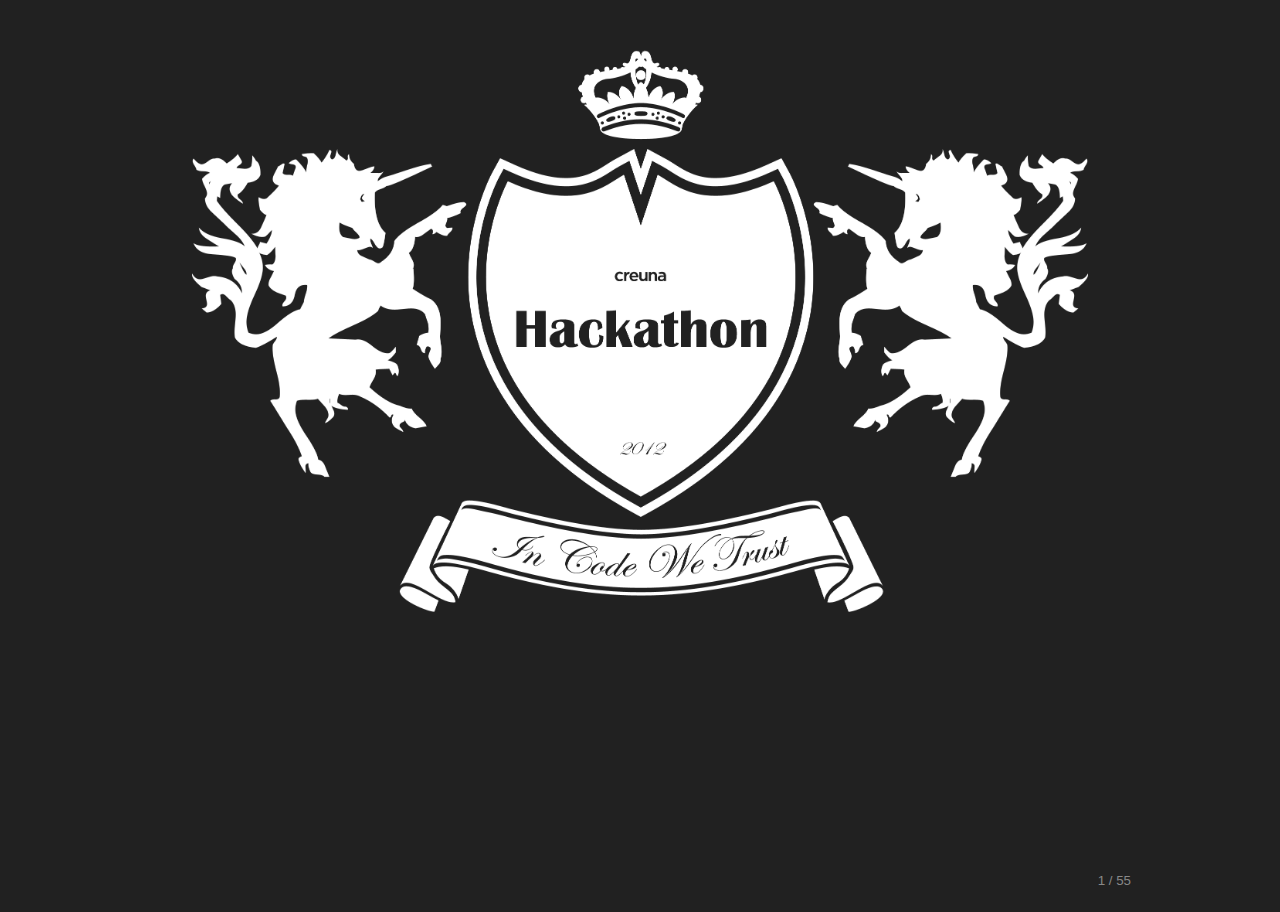
<file: slides/hackathon.html>
<!DOCTYPE html>
<!--[if lt IE 7]> <html class="no-js ie6" lang="en"> <![endif]-->
<!--[if IE 7]>    <html class="no-js ie7" lang="en"> <![endif]-->
<!--[if IE 8]>    <html class="no-js ie8" lang="en"> <![endif]-->
<!--[if gt IE 8]><!-->  <html class="no-js" lang="en"> <!--<![endif]-->
<head>
	<meta charset="utf-8">
	<meta http-equiv="X-UA-Compatible" content="IE=edge,chrome=1">
	
	<title>Creuna Hackathon 2012</title>
	
	<meta name="author" content="Lars Hundebøl">
	<meta name="viewport" content="width=1024, user-scalable=no">
	
	<!-- Core and extension CSS files -->
	<link rel="stylesheet" href="../core/deck.core.css">
	<link rel="stylesheet" href="../extensions/goto/deck.goto.css">
	<link rel="stylesheet" href="../extensions/menu/deck.menu.css">
	<link rel="stylesheet" href="../extensions/navigation/deck.navigation.css">
	<link rel="stylesheet" href="../extensions/status/deck.status.css">
	<link rel="stylesheet" href="../extensions/hash/deck.hash.css">
	
	<!-- Transition theme. More available in /themes/transition/ or create your own. -->
	<link rel="stylesheet" href="../themes/transition/horizontal-slide.css">
	
	<!-- Style theme. More available in /themes/style/ or create your own. -->
	<link rel="stylesheet" href="../themes/style/creuna.css">
	
	<script src="../modernizr.custom.js"></script>
</head>

<body class="deck-container">

<!-- Begin slides -->
<section class="slide">
  <img src="../themes/images/hackathon-logo.png" style="margin-top: 50px" />
</section>

<section class="slide">
	<h2>What is a Hackathon?</h2>
	<iframe width="853" height="480" src="http://www.youtube.com/embed/eDnwIPE9kDk?rel=0" frameborder="0" allowfullscreen></iframe>
</section>

<section class="slide">
	<h2>No really, what is a Hackathon?</h2>
	<ol>
		<li class="slide">
			<h3>Team up in small teams</h3>
		</li>
		<li class="slide">
			<h3>Each team will be given a user story of a small task/project</h3>
		</li>
		<li class="slide">
			<h3>See how much we can create in a small amount of time</h3>
		</li>
		<li class="slide">
			<h3>Hack + Marathon = Competition = Prizes</h3>
		</li>
		<li class="slide">
			<h3>Lets have some pizza, sodas and beers</h3>
		</li>
		<li class="slide">
			<h3>But most importantly: Lets have some fun!</h3>
		</li>
	</ol>
</section>

<section class="slide">
	<h2>More Specifically...</h2>
	<ol>
		<li class="slide">
			<h3>Team up (3 on each team)</h3>
			<p>Teams will be announced later</p>
		</li>
		<li class="slide">
			<h3>Choose a User Story</h3>
			<p>Each team will choose a user story, which will be presented shortly.</p>
		</li>
		<li class="slide">
			<h3>Today: Preparation Time</h3>
			<p>Pre-analysis: 1 hour to figure out how to approach the task, who should do what, etc.</p>
		</li>
		<li class="slide">
			<h3>Tomorrow: The Main Event</h3>
			<p>5 hours creating the product and presentation</p>
			<ul>
			  <li>spec'ing</li>
			  <li>developing</li>
			  <li>prototyping</li>
			  <li>conceptualizing</li>
			  <li>and everything else that ends with "ing"</li>
			</ul>
		</li>
		<li class="slide">
			<h3>Monday: The Presentation and Judgement Day</h3>
			<p>Each team will have 10 min. to present their prototype/concept/mockup</p>
		</li>
	</ol>
</section>

<section class="slide">
  
	<h2>User Stories</h2>
	<h3 class="slide">ARLA1: As a arla.dk user, I want to be able to find a recipe based on what's in my refrigerator.</h3>
	<h3 class="slide">ARLA2: As a arla.dk user, I want an easy way to compare recipes, so that I can e.g. choose the one that is high on protein or low on fat.</h3>
	<h3 class="slide">ARLA3: As a arla.dk user, I want an easy way to create my own meal plan, so that I can plan the week ahead.</h3>
	<h3 class="slide">CREUNA: As a developer, I want a quick way to see the current status of the hosting environment for the Arla platform on a dashboard (similar to Geckoboard).</h3>
	<h3 class="slide">WILDCARD: As a user I want to...</h3>
	<h3 class="slide">Only criteria: It is related to one of our clients or something that will help the team internally.</h3>
</section>

<section class="slide">
  
	<h2>Additional Information</h2>
	<h3 class="slide">Things to consider:</h3>
	<ul>
	  <li class="slide">How should the UI work?</li>
		<li class="slide">Can we use existing Arla API's (e.g. the Widget API) to build the solution upon?</li>
		<li class="slide">How should the UI work, so that it is easy to pick what's in the fridge?</li>
		<li class="slide">How can this potentially be expanded to support other areas of the domain?</li>
		<li class="slide">Should we use 3rd party software/API's?</li>
	</ul>
	<h3 class="slide">Potential outcome:</h3>
	<ul>
		<li class="slide">Focus on backend: e.g. communication of a simple UI with the existing backend.</li>
		<li class="slide">Focus on frontend: e.g. what is the best way to interact with the application.</li>
		<li class="slide">It can be mobile or desktop</li>
		<li class="slide">Does not need to be all code, it can also be a concept drawing or mockup, , ...</li>
	</ul>
	<h3 class="slide">Links for inspiration:</h3>
	<ul class="slide">
	  <li><a href="http://mashable.com/2011/05/16/foodily-nutrition-search/">http://mashable.com/2011/05/16/foodily-nutrition-search/</a></li>
		<li><a href="http://www.youtube.com/watch?v=Jl1V6Zo2HGg">http://www.youtube.com/watch?v=Jl1V6Zo2HGg</a></li>
		<li><a href="http://www.goodtoknow.co.uk/recipes/Birthday-cake">http://www.goodtoknow.co.uk/recipes/Birthday-cake</a></li>
		<li><a href="http://www.geckoboard.com/">http://www.geckoboard.com/</a></li>
	</ul>
	
</section>

<section class="slide">
  
	<h2>The Teams</h2>
	<ul>
		<li class="slide">
			<h3>Team A:</h3>
			<ol>
			  <li>Max Moushkin</li>
			  <li>Pavel Cherkashin</li>
			  <li>Renat Khasanshin</li>
			</ol>
		</li>
		<li class="slide">
			<h3>Team B:</h3>
			<ol>
			  <li>Andrew Sanin</li>
			  <li>Liv Madsen</li>
			  <li>Tatiana Shekhovtsova</li>
			</ol>
		</li>
		<li class="slide">
			<h3>Team C (a.k.a. The Dream Team)*:</h3>
			<ol>
			  <li>Martin Brogaard</li>
			  <li>Lars Hundebøl</li>
			</ol>
			<p>* Disqualified for being a part of the competition.</p>
		</li>
	</ul>
	
</section>

<section class="slide">
  
	<h2>The Rules</h2>
	<ol>
		<li class="slide">
			<h3>You DO NOT talk about Creuna Hackathon.</h3>
		</li>
		<li class="slide">
			<h3>You can use whatever tool you deem necessary to achieve your user story.</h3>
			<p>C#, Python, JavaScript, Coffee Script, Visual Studio, Sublime, Notepad, Word, Git, TFS, Solitaire, ...</p>
		</li>
		<li class="slide">
			<h3>You can use whatever method or process.</h3>
			<p>Agile, Waterfall, Trial-and-Error, Hack-and-Slash, You can have one Team-Lead, or you are all Team Leaders</p>
		</li>
		<li class="slide">
			<h3>Each team must choose one of the presented user stories.</h3>
		</li>
		<li class="slide">
			<h3>For a user story to be fully completed, each team must at least have a:</h3>
			<ol>
			  <li>
			    <h4>Detailed Spec</h4>
			    <p>In the format of the "Creuna" User Story</p>
			  </li>
			  <li>
			    <h4>Product</h4>
			    <p>Concept Description/Prototype/Mockup/Whatever</p>
			  </li>
			  <li>
			    <h4>Presentation</h4>
			    <p>10 min of PowerPoint/Demo/Song and Dance</p>
			  </li>
			</ol>
		</li>
	</ol>
	
</section>

<section class="slide">
	<h2>The Price</h2>
	<ol>
	  <li class="slide">
			<h3>Independent Panel of Judges</h3>
			<p>The judges are:</p>
			<ul>
			  <li>Mikkel</li>
			  <li>Christian</li>
			  <li>Thomas</li>
			</ul>
		</li>
		<li class="slide">
			<h3>Judged and given points on the following criteria:</h3>
			<ul>
			  <li class="slide">The completeness of the Spec</li>
			  <li class="slide">The product produced</li>
			  <li class="slide">The presentation</li>
			</ul>
		</li>
		<li class="slide">
		  <h3>So what is the price?</h3>
		  <p>TBD</p>
		</li>
	</ol>
</section>

<section class="slide">
	<h6>Questions?</h6>
	<h2 class="slide">Martin Quote: "Let's rock and roll!"</h2>
</section>

<!-- deck.navigation snippet -->
<a href="#" class="deck-prev-link" title="Previous">&#8592;</a>
<a href="#" class="deck-next-link" title="Next">&#8594;</a>

<!-- deck.status snippet -->
<p class="deck-status" style="position: absolute">
	<span class="deck-status-current"></span>
	/
	<span class="deck-status-total"></span>
</p>

<!-- deck.goto snippet -->
<form action="." method="get" class="goto-form">
	<label for="goto-slide">Go to slide:</label>
	<input type="text" name="slidenum" id="goto-slide" list="goto-datalist">
	<datalist id="goto-datalist"></datalist>
	<input type="submit" value="Go">
</form>

<!-- deck.hash snippet -->
<a href="." title="Permalink to this slide" class="deck-permalink">#</a>

<script>window.jQuery || document.write('<script src="../jquery-1.7.min.js"><\/script>')</script>

<!-- Deck Core and extensions -->
<script src="../core/deck.core.js"></script>
<script src="../extensions/hash/deck.hash.js"></script>
<script src="../extensions/menu/deck.menu.js"></script>
<script src="../extensions/goto/deck.goto.js"></script>
<script src="../extensions/status/deck.status.js"></script>
<script src="../extensions/navigation/deck.navigation.js"></script>

<!-- Initialize the deck -->
<script>
$(function() {
	$.deck('.slide');
});
</script>

</body>
</html>
</file>
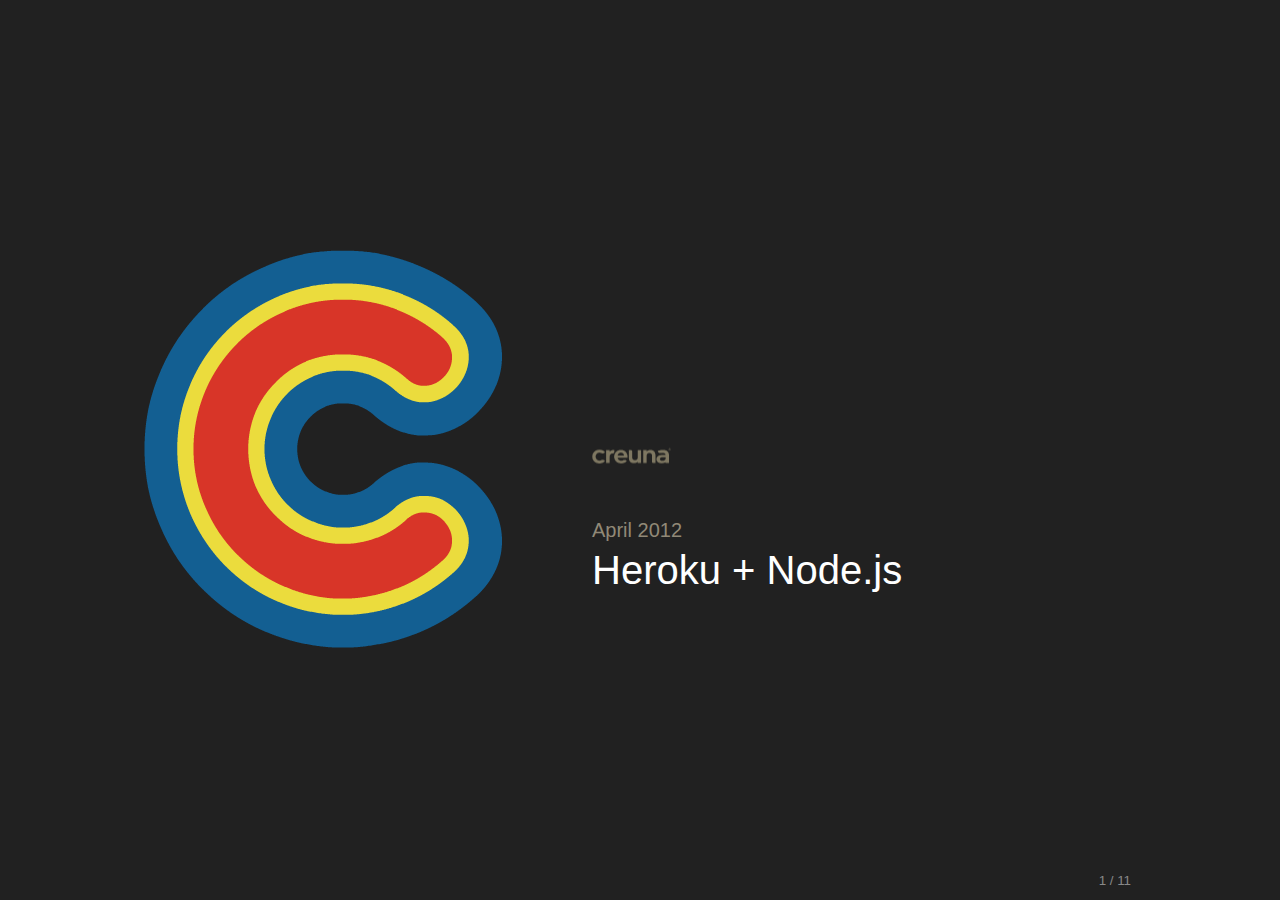
<file: slides/heroku+nodejs.html>
<!DOCTYPE html>
<!--[if lt IE 7]> <html class="no-js ie6" lang="en"> <![endif]-->
<!--[if IE 7]>    <html class="no-js ie7" lang="en"> <![endif]-->
<!--[if IE 8]>    <html class="no-js ie8" lang="en"> <![endif]-->
<!--[if gt IE 8]><!-->  <html class="no-js" lang="en"> <!--<![endif]-->
<head>
	<meta charset="utf-8">
	<meta http-equiv="X-UA-Compatible" content="IE=edge,chrome=1">
	
	<title>Heroku + Node.js</title>
	
	<meta name="description" content="A jQuery library for modern HTML presentations">
	<meta name="author" content="Caleb Troughton">
	<meta name="viewport" content="width=1024, user-scalable=no">
	
	<!-- Core and extension CSS files -->
	<link rel="stylesheet" href="../core/deck.core.css">
	<link rel="stylesheet" href="../extensions/goto/deck.goto.css">
	<link rel="stylesheet" href="../extensions/menu/deck.menu.css">
	<link rel="stylesheet" href="../extensions/navigation/deck.navigation.css">
	<link rel="stylesheet" href="../extensions/status/deck.status.css">
	<link rel="stylesheet" href="../extensions/hash/deck.hash.css">
	
	
	
	<!-- Transition theme. More available in /themes/transition/ or create your own. -->
	<link rel="stylesheet" href="../themes/transition/horizontal-slide.css">
	
	<!-- Style theme. More available in /themes/style/ or create your own. -->
	<link rel="stylesheet" href="../themes/style/creuna.css">
	
	<script src="../modernizr.custom.js"></script>
</head>

<body class="deck-container">

<!-- Begin slides -->
<section class="slide frontpage">
  <h1 class="sub">April 2012</h1>
	<h1>Heroku + Node.js</h1>
</section>

<section class="slide">
	<h2>About</h2>
	<h3>Lars Hundebøl</h3>
	<p>Solutions Architect @ Creuna</p>
	<h3>My Toolbox Top 5</h3>
	<ol>
	  <li>Mail</li>
	  <li>Whiteboard</li>
	  <li>Solitaire</li>
	  <li>Word</li>
	  <li><p>Proof of Concepts</p></li>
	</ol>
</section>

<section class="slide">
	<h2>The Power of Proving a Concept</h2>
	<ol>
		<li>
			<h3>Seeking the Truth</h3>
			<p>Verify that this "thing" actually can be done.</p>
		</li>
		<li>
			<h3>Communication with Client</h3>
			<p>Show off the concept and get verification.</p>
		</li>
		<li>
			<h3>Communication with Developers</h3>
			<p>This is how it can be implemented.</p>
		</li>
	</ol>
	<h2 class="slide">Problem: Can be time consuming!</h2>
</section>

<section class="slide">
	<h2>Node.js</h2>
	<ol class="slide">
		<li>Light weight</li>
		<li>Low level</li>
		<li>Everyone knows JavaScript</li>
		<li>Easily extensible</li>
		<li>Large community</li>
		<li>Runs on everything</li>
	</ol>
	<h2>and Heroku</h2>
	<ol class="slide">
		<li>Its Free!</li>
		<li>Relies on Git for Deployment</li>
		<li>Runs on everything</li>
	</ol>
</section>

<section class="slide">
	<h6>Demo</h6>
</section>

<section class="slide">
	<h2>Questions?</h2>
  <div class="slide">
	  <h2>Thank You</h2>
  	<h3>Lars Hundebøl</h3>
  	<h4>lars.hundebol@creuna.dk</h4>
  	<h4>@propellerhead</h4>
	</div>
	<div class="slide">
	  <h2>Relevant Links</h2>
  	<ol>
  	  <li>
  	    <a href="http://www.heroku.com/">http://heroku.com/</a>
  	  </li>
  	  <li>
  	    <a href="http://nodejs.org/">http://nodejs.org/</a>
  	  </li>
  	  <li>
  	    <a href="https://devcenter.heroku.com/articles/nodejs">https://devcenter.heroku.com/articles/nodejs</a>
  	  </li>
  	  <li>
  	    <a href="http://expressjs.com/">http://expressjs.com</a>
  	  </li>
  	</ol>
	</div>
</section>

<!-- deck.navigation snippet -->
<a href="#" class="deck-prev-link" title="Previous">&#8592;</a>
<a href="#" class="deck-next-link" title="Next">&#8594;</a>

<!-- deck.status snippet -->
<p class="deck-status" style="position: absolute">
	<span class="deck-status-current"></span>
	/
	<span class="deck-status-total"></span>
</p>

<!-- deck.goto snippet -->
<form action="." method="get" class="goto-form">
	<label for="goto-slide">Go to slide:</label>
	<input type="text" name="slidenum" id="goto-slide" list="goto-datalist">
	<datalist id="goto-datalist"></datalist>
	<input type="submit" value="Go">
</form>

<!-- deck.hash snippet -->
<a href="." title="Permalink to this slide" class="deck-permalink">#</a>

<script>window.jQuery || document.write('<script src="../jquery-1.7.min.js"><\/script>')</script>

<!-- Deck Core and extensions -->
<script src="../core/deck.core.js"></script>
<script src="../extensions/hash/deck.hash.js"></script>
<script src="../extensions/menu/deck.menu.js"></script>
<script src="../extensions/goto/deck.goto.js"></script>
<script src="../extensions/status/deck.status.js"></script>
<script src="../extensions/navigation/deck.navigation.js"></script>

<!-- Initialize the deck -->
<script>
$(function() {
	$.deck('.slide');
});
</script>

</body>
</html>
</file>
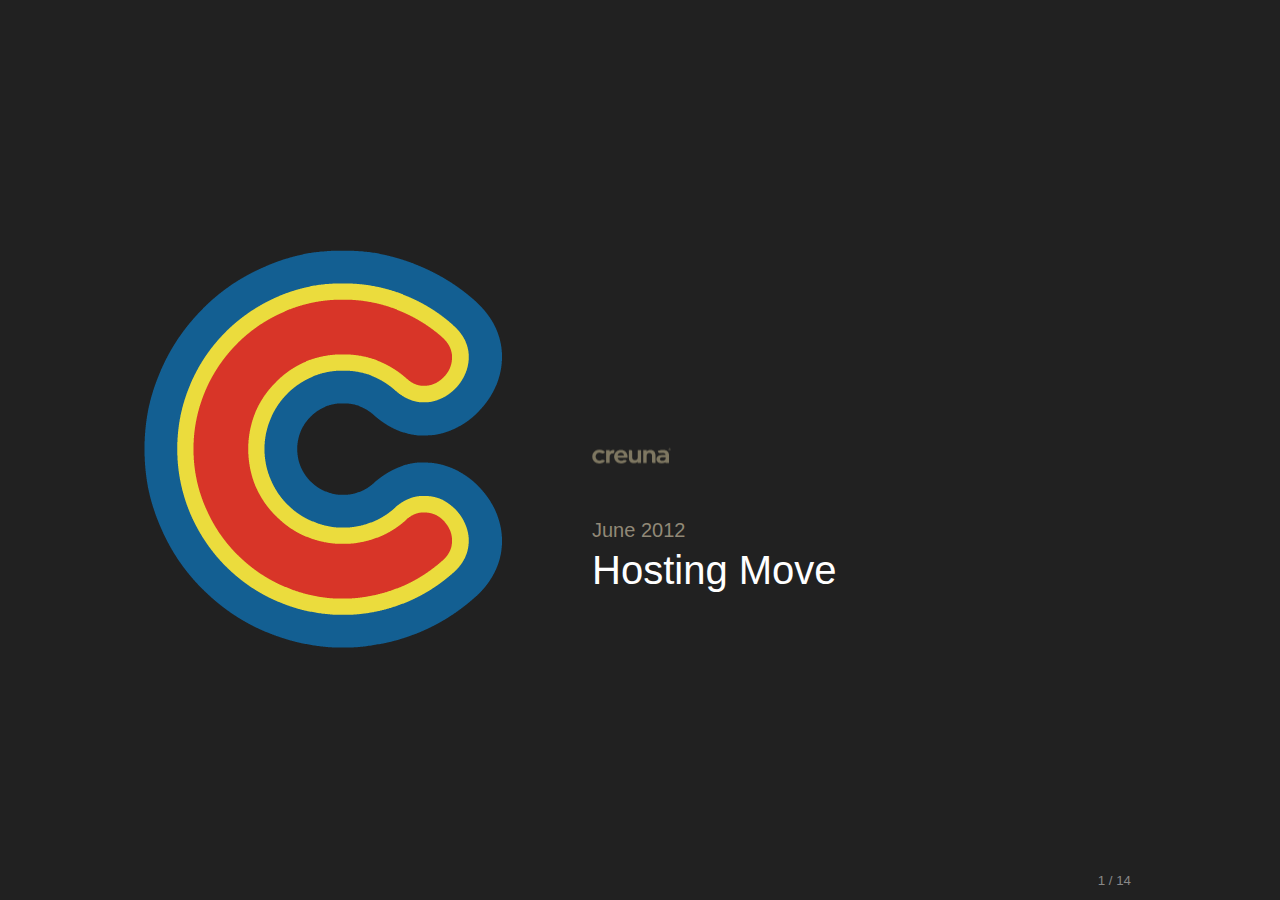
<file: slides/hosting-move.html>
<!DOCTYPE html>
<!--[if lt IE 7]> <html class="no-js ie6" lang="en"> <![endif]-->
<!--[if IE 7]>    <html class="no-js ie7" lang="en"> <![endif]-->
<!--[if IE 8]>    <html class="no-js ie8" lang="en"> <![endif]-->
<!--[if gt IE 8]><!-->  <html class="no-js" lang="en"> <!--<![endif]-->
<head>
	<meta charset="utf-8">
	<meta http-equiv="X-UA-Compatible" content="IE=edge,chrome=1">
	
	<title>Arla Hosting Move</title>
	
	<meta name="author" content="Lars Hundebøl">
	<meta name="viewport" content="width=1024, user-scalable=no">
	
	<!-- Core and extension CSS files -->
	<link rel="stylesheet" href="../core/deck.core.css">
	<link rel="stylesheet" href="../extensions/goto/deck.goto.css">
	<link rel="stylesheet" href="../extensions/menu/deck.menu.css">
	<link rel="stylesheet" href="../extensions/navigation/deck.navigation.css">
	<link rel="stylesheet" href="../extensions/status/deck.status.css">
	<link rel="stylesheet" href="../extensions/hash/deck.hash.css">
	
	
	
	<!-- Transition theme. More available in /themes/transition/ or create your own. -->
	<link rel="stylesheet" href="../themes/transition/horizontal-slide.css">
	
	<!-- Style theme. More available in /themes/style/ or create your own. -->
	<link rel="stylesheet" href="../themes/style/creuna.css">
	
	<script src="../modernizr.custom.js"></script>
</head>

<body class="deck-container">

<!-- Begin slides -->
<section class="slide frontpage">
  <h1 class="sub">June 2012</h1>
	<h1>Hosting Move</h1>
</section>

<section class="slide">
	<h2>Agenda</h2>
	<ol>
		<li class="slide">
			<h3>The New Hosting Environment Explained - Lars</h3>
			<p>Should we fix the issue re: editor server also being front-end servers?</p>
		</li>
		<li class="slide">
			<h3>The New Deployment Flow - Andrew</h3>
			<p>Deployment flow and responsibility</p>
		</li>
		<li class="slide">
			<h3>Too many language files in production and how to solve the language versioning on static content - Max and all</h3>
			<p>How do we fix this?</p>
		</li>
		<li class="slide">
			<h3>AppPools and how to configure the new hosting environment? - All</h3>
			<p>How do we fix this?</p>
		</li>
		<li class="slide">
			<h3>What's next?</h3>
		</li>
	</ol>
</section>

<section class="slide">
	<h2>What's Next?</h2>
	<ul>
		<li class="slide">
			<h3>Verify the configuration of House of Castello and Laerkevang</h3>
		</li>
		<li class="slide">
			<h3>Deadline 1: Arrange domain switch for Castello and Laerkevang on friday</h3>
		</li>
		<li class="slide">
			<h3>Verify the configuration of arla.dk and arlafoodservice.dk</h3>
		</li>
		<li class="slide">
			<h3>QA: arla.dk and arlafoodservice.dk</h3>
		</li>
		<li class="slide">
			<h3>Deadline 2: Arrange domain switch for arla.dk and arlafoodservice.dk on next friday</h3>
		</li>
		<li class="slide">
			<h3>Remember: We should use the EPiServer Hosting team where possible</h3>
		</li>
	</ul>
</section>

<!-- deck.navigation snippet -->
<a href="#" class="deck-prev-link" title="Previous">&#8592;</a>
<a href="#" class="deck-next-link" title="Next">&#8594;</a>

<!-- deck.status snippet -->
<p class="deck-status" style="position: absolute">
	<span class="deck-status-current"></span>
	/
	<span class="deck-status-total"></span>
</p>

<!-- deck.goto snippet -->
<form action="." method="get" class="goto-form">
	<label for="goto-slide">Go to slide:</label>
	<input type="text" name="slidenum" id="goto-slide" list="goto-datalist">
	<datalist id="goto-datalist"></datalist>
	<input type="submit" value="Go">
</form>

<!-- deck.hash snippet -->
<a href="." title="Permalink to this slide" class="deck-permalink">#</a>

<script>window.jQuery || document.write('<script src="../jquery-1.7.min.js"><\/script>')</script>

<!-- Deck Core and extensions -->
<script src="../core/deck.core.js"></script>
<script src="../extensions/hash/deck.hash.js"></script>
<script src="../extensions/menu/deck.menu.js"></script>
<script src="../extensions/goto/deck.goto.js"></script>
<script src="../extensions/status/deck.status.js"></script>
<script src="../extensions/navigation/deck.navigation.js"></script>

<!-- Initialize the deck -->
<script>
$(function() {
	$.deck('.slide');
});
</script>

</body>
</html>
</file>
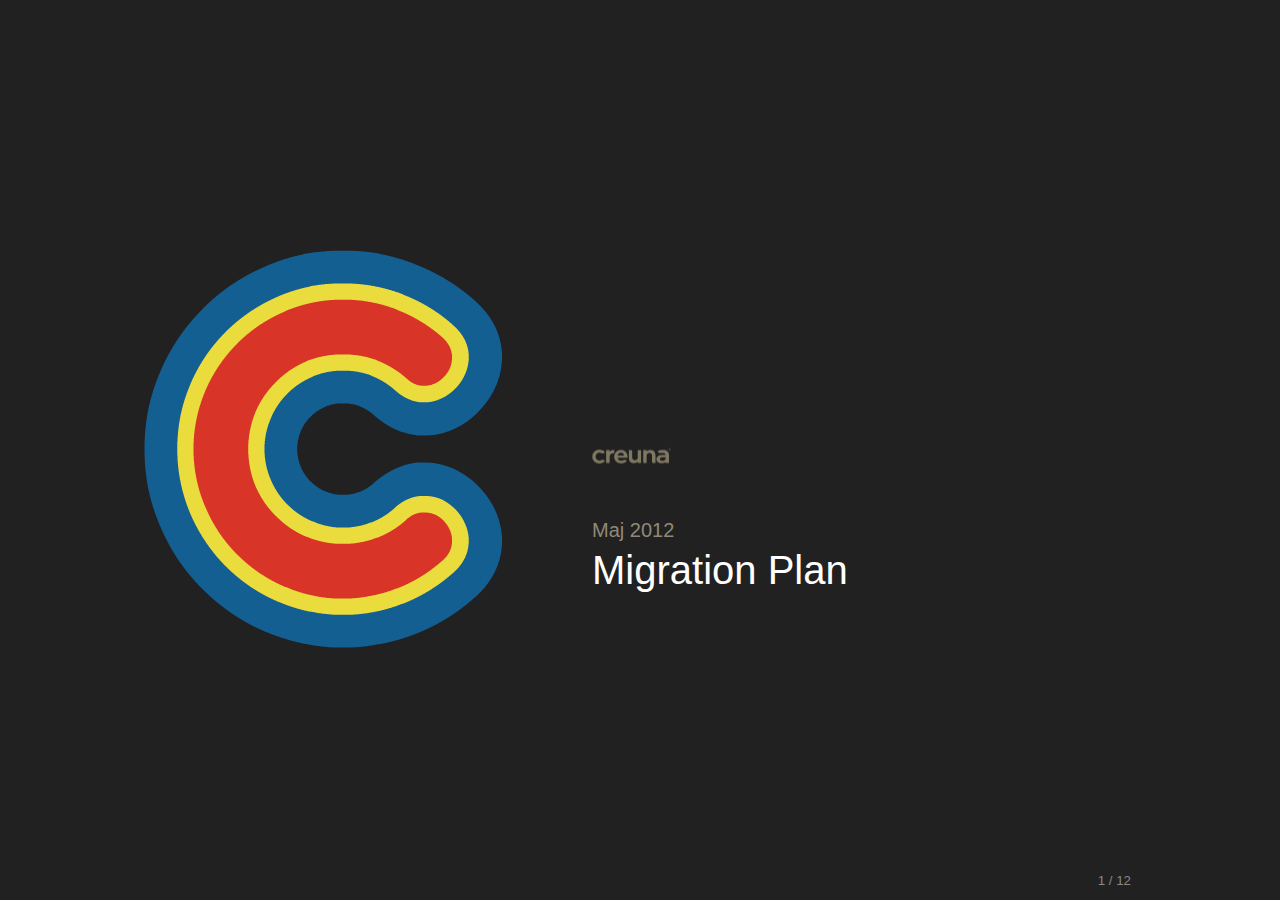
<file: slides/migration.html>
<!DOCTYPE html>
<!--[if lt IE 7]> <html class="no-js ie6" lang="en"> <![endif]-->
<!--[if IE 7]>    <html class="no-js ie7" lang="en"> <![endif]-->
<!--[if IE 8]>    <html class="no-js ie8" lang="en"> <![endif]-->
<!--[if gt IE 8]><!-->  <html class="no-js" lang="en"> <!--<![endif]-->
<head>
	<meta charset="utf-8">
	<meta http-equiv="X-UA-Compatible" content="IE=edge,chrome=1">
	
	<title>Arla Migration Plan</title>
	
	<meta name="author" content="Lars Hundebøl">
	<meta name="viewport" content="width=1024, user-scalable=no">
	
	<!-- Core and extension CSS files -->
	<link rel="stylesheet" href="../core/deck.core.css">
	<link rel="stylesheet" href="../extensions/goto/deck.goto.css">
	<link rel="stylesheet" href="../extensions/menu/deck.menu.css">
	<link rel="stylesheet" href="../extensions/navigation/deck.navigation.css">
	<link rel="stylesheet" href="../extensions/status/deck.status.css">
	<link rel="stylesheet" href="../extensions/hash/deck.hash.css">
	
	
	
	<!-- Transition theme. More available in /themes/transition/ or create your own. -->
	<link rel="stylesheet" href="../themes/transition/horizontal-slide.css">
	
	<!-- Style theme. More available in /themes/style/ or create your own. -->
	<link rel="stylesheet" href="../themes/style/creuna.css">
	
	<script src="../modernizr.custom.js"></script>
</head>

<body class="deck-container">

<!-- Begin slides -->
<section class="slide frontpage">
  <h1 class="sub">Maj 2012</h1>
	<h1>Migration Plan</h1>
</section>

<section class="slide">
	<h2>Agenda</h2>
	<ol>
		<li>
			<h3>The Migration Process</h3>
			<p>Go through each required phase of the Migration Process.</p>
		</li>
		<li>
			<h3>The Overall Plan</h3>
			<p>How each site migration fits into the overall plan.</p>
		</li>
		<li>
			<h3>Feedback and Questions</h3>
			<p>Suggestions for tooling support and Q&amp;A.</p>
		</li>
	</ol>
</section>

<section class="slide">
	<h2>The Migration Process</h2>
	<ul>
		<li>
			<h3>Phase 1: Collect all Necessary Information</h3>
		</li>
		<li>
			<h3>Phase 2: Setup Infrastructure</h3>
		</li>
		<li>
			<h3>Phase 3: Setup Basic Site</h3>
		</li>
		<li>
			<h3>Phase 4: Content Migration</h3>
		</li>
		<li>
			<h3>Phase 5: Making the Switch</h3>
		</li>
	</ul>
</section>

<section class="slide">
  
	<h2>Phase 1:<br />Collect all Necessary Information</h2>
	<img src="../themes/images/questions.png" style="float: right;" />
	<h3>Responsible: Arla Site Owner</h3><br />
	<h3>What is the relevant information?</h3>
	<ul>
	  <li>Who is the Site Owner (primary contact)?</li>
		<li>Domain Names?</li>
		<li>Security Certificates?</li>
		<li>Any 3rd party content/features?</li>
		<li>Who is the administrator of the site?</li>
		<li>Which features must be enabled?</li>
		<li>Multiple Languages?</li>
	</ul>
</section>

<section class="slide">
	<h2>Phase 2:<br />Setup Relevant Infrastructure</h2>
	<img src="../themes/images/site-configuration.png" style="float: right;" />
	<h3>Responsible: Creuna</h3><br />
	<h3>Identified Tasks</h3>
	<ul>
		<li>Create Temp Domains</li>
		<li>Setup Server Infrastructure</li>
		<li>Investigate 3rd party content/features</li>
		<li>Configure GSA</li>
		<li>...</li>
	</ul>
</section>

<section class="slide">
	<h2>Phase 3:<br />Setup Basic Site</h2>
	<img src="../themes/images/configuration.png" style="float: right;" />
	<h3>Responsible: Creuna</h3><br />
	<h3>Identified Tasks</h3>
	<ul>
		<li>Create Demo Content</li>
		<li>Enable Features</li>
		<li>Enable Multiple Languages</li>
		<li>Setup Administrator</li>
		<li>Smoke Test</li>
	</ul>
</section>

<section class="slide">
	<h2>Phase 4:<br />Content Migration</h2>
	<img src="../themes/images/content.png" style="float: right;" />
	<h3>Responsible: Arla Site Owner</h3><br />
	<h3>Identified Tasks</h3>
	<ul>
	  <li>Upload all original content (photos, etc.)</li>
		<li>Manually move content from one site to the other...</li>
		<li>Translate Static Text (from English)</li>
		<li>Clean up existing structure</li>
		<li>Test, Test, Test</li>
	</ul>
</section>

<section class="slide">
	<h2>Phase 5:<br />Making the Switch</h2>
	<img src="../themes/images/switch.png" style="float: right;" />
	<h3>Responsible: Creuna + EPiServer</h3><br />
	<h3>Identified Tasks</h3>
	<ul>
		<li>Pointing Domain to the new Hosting</li>
		<li>Potentially Rollback if anything fails</li>
	</ul>
</section>

<section class="slide">
	<h2>The Overall Plan (1)</h2>
	<ul>
		<li>
	    <h3>Pilot Projects arlafoods.de + arla.com:</h3><br />
	    <img src="../themes/images/timeline-1.png" />
	  </li>
	</ul>
</section>

<section class="slide">
	<h2>The Overall Plan (2)</h2>
	<ul>
	  <li>
	    <h3>The rest of the sites will be carried out in bulk:</h3><br />
	    <img src="../themes/images/timeline-2.png" />
	  </li>
	  <li class="slide">
	    <h3>Detailed Plan see Gantt Chart</h3>
	  </li>
	</ul>
</section>

<section class="slide">
	<h2>Feedback and Questions</h2>
	<ul>
	  <li>
			<h3>Fluid Document and Plan</h3>
			<p>Document and Gantt Chart will continuously be updated.</p>
		</li>
		<li>
			<h3>Tooling Support for Knowledge Sharing</h3>
			<p>Recommend Podio for Knowledge Sharing.</p>
		</li>
		<li>
			<h3>Questions?</h3>
		</li>
	</ul>
</section>

<!-- deck.navigation snippet -->
<a href="#" class="deck-prev-link" title="Previous">&#8592;</a>
<a href="#" class="deck-next-link" title="Next">&#8594;</a>

<!-- deck.status snippet -->
<p class="deck-status" style="position: absolute">
	<span class="deck-status-current"></span>
	/
	<span class="deck-status-total"></span>
</p>

<!-- deck.goto snippet -->
<form action="." method="get" class="goto-form">
	<label for="goto-slide">Go to slide:</label>
	<input type="text" name="slidenum" id="goto-slide" list="goto-datalist">
	<datalist id="goto-datalist"></datalist>
	<input type="submit" value="Go">
</form>

<!-- deck.hash snippet -->
<a href="." title="Permalink to this slide" class="deck-permalink">#</a>

<script>window.jQuery || document.write('<script src="../jquery-1.7.min.js"><\/script>')</script>

<!-- Deck Core and extensions -->
<script src="../core/deck.core.js"></script>
<script src="../extensions/hash/deck.hash.js"></script>
<script src="../extensions/menu/deck.menu.js"></script>
<script src="../extensions/goto/deck.goto.js"></script>
<script src="../extensions/status/deck.status.js"></script>
<script src="../extensions/navigation/deck.navigation.js"></script>

<!-- Initialize the deck -->
<script>
$(function() {
	$.deck('.slide');
});
</script>

</body>
</html>
</file>
<file: core/deck.core.css>
html {
  height: 100%;
}

.deck-container {
  position: relative;
  height: 100%;
  width: 70%;
  margin: 0 auto;
  padding: 0 48px;
  font-size: 16px;
  line-height: 1.25;
  overflow: hidden;
  /* Resets and base styles from HTML5 Boilerplate */
  /* End HTML5 Boilerplate adaptations */
}
.js .deck-container {
  visibility: hidden;
}
.ready .deck-container {
  visibility: visible;
}
.touch .deck-container {
  -webkit-text-size-adjust: none;
}
.deck-container div, .deck-container span, .deck-container object, .deck-container iframe,
.deck-container h1, .deck-container h2, .deck-container h3, .deck-container h4, .deck-container h5, .deck-container h6, .deck-container p, .deck-container blockquote, .deck-container pre,
.deck-container abbr, .deck-container address, .deck-container cite, .deck-container code, .deck-container del, .deck-container dfn, .deck-container em, .deck-container img, .deck-container ins, .deck-container kbd, .deck-container q, .deck-container samp,
.deck-container small, .deck-container strong, .deck-container sub, .deck-container sup, .deck-container var, .deck-container b, .deck-container i, .deck-container dl, .deck-container dt, .deck-container dd, .deck-container ol, .deck-container ul, .deck-container li,
.deck-container fieldset, .deck-container form, .deck-container label, .deck-container legend,
.deck-container table, .deck-container caption, .deck-container tbody, .deck-container tfoot, .deck-container thead, .deck-container tr, .deck-container th, .deck-container td,
.deck-container article, .deck-container aside, .deck-container canvas, .deck-container details, .deck-container figcaption, .deck-container figure,
.deck-container footer, .deck-container header, .deck-container hgroup, .deck-container menu, .deck-container nav, .deck-container section, .deck-container summary,
.deck-container time, .deck-container mark, .deck-container audio, .deck-container video {
  margin: 0;
  padding: 0;
  border: 0;
  font-size: 100%;
  font: inherit;
  vertical-align: baseline;
}
.deck-container article, .deck-container aside, .deck-container details, .deck-container figcaption, .deck-container figure,
.deck-container footer, .deck-container header, .deck-container hgroup, .deck-container menu, .deck-container nav, .deck-container section {
  display: block;
}
.deck-container blockquote, .deck-container q {
  quotes: none;
}
.deck-container blockquote:before, .deck-container blockquote:after, .deck-container q:before, .deck-container q:after {
  content: "";
  content: none;
}
.deck-container ins {
  background-color: #ff9;
  color: #000;
  text-decoration: none;
}
.deck-container mark {
  background-color: #ff9;
  color: #000;
  font-style: italic;
  font-weight: bold;
}
.deck-container del {
  text-decoration: line-through;
}
.deck-container abbr[title], .deck-container dfn[title] {
  border-bottom: 1px dotted;
  cursor: help;
}
.deck-container table {
  border-collapse: collapse;
  border-spacing: 0;
}
.deck-container hr {
  display: block;
  height: 1px;
  border: 0;
  border-top: 1px solid #ccc;
  margin: 1em 0;
  padding: 0;
}
.deck-container input, .deck-container select {
  vertical-align: middle;
}
.deck-container select, .deck-container input, .deck-container textarea, .deck-container button {
  font: 99% sans-serif;
}
.deck-container pre, .deck-container code, .deck-container kbd, .deck-container samp {
  font-family: monospace, sans-serif;
}
.deck-container a {
  -webkit-tap-highlight-color: rgba(0, 0, 0, 0);
}
.deck-container a:hover, .deck-container a:active {
  outline: none;
}
.deck-container ul, .deck-container ol {
  margin-left: 2em;
  vertical-align: top;
}
.deck-container ol {
  list-style-type: decimal;
}
.deck-container nav ul, .deck-container nav li {
  margin: 0;
  list-style: none;
  list-style-image: none;
}
.deck-container small {
  font-size: 85%;
}
.deck-container strong, .deck-container th {
  font-weight: bold;
}
.deck-container td {
  vertical-align: top;
}
.deck-container sub, .deck-container sup {
  font-size: 75%;
  line-height: 0;
  position: relative;
}
.deck-container sup {
  top: -0.5em;
}
.deck-container sub {
  bottom: -0.25em;
}
.deck-container textarea {
  overflow: auto;
}
.ie6 .deck-container legend, .ie7 .deck-container legend {
  margin-left: -7px;
}
.deck-container input[type="radio"] {
  vertical-align: text-bottom;
}
.deck-container input[type="checkbox"] {
  vertical-align: bottom;
}
.ie7 .deck-container input[type="checkbox"] {
  vertical-align: baseline;
}
.ie6 .deck-container input {
  vertical-align: text-bottom;
}
.deck-container label, .deck-container input[type="button"], .deck-container input[type="submit"], .deck-container input[type="image"], .deck-container button {
  cursor: pointer;
}
.deck-container button, .deck-container input, .deck-container select, .deck-container textarea {
  margin: 0;
}
.deck-container input:invalid, .deck-container textarea:invalid {
  border-radius: 1px;
  -moz-box-shadow: 0px 0px 5px red;
  -webkit-box-shadow: 0px 0px 5px red;
  box-shadow: 0px 0px 5px red;
}
.deck-container input:invalid .no-boxshadow, .deck-container textarea:invalid .no-boxshadow {
  background-color: #f0dddd;
}
.deck-container button {
  width: auto;
  overflow: visible;
}
.ie7 .deck-container img {
  -ms-interpolation-mode: bicubic;
}
.deck-container, .deck-container select, .deck-container input, .deck-container textarea {
  color: #444;
}
.deck-container a {
  color: #607890;
}
.deck-container a:hover, .deck-container a:focus {
  color: #036;
}
.deck-container a:link {
  -webkit-tap-highlight-color: #fff;
}
.deck-container.deck-loading {
  display: none;
}

.slide {
  width: auto;
  min-height: 100%;
  position: relative;
}
.slide h1 {
  font-size: 4.5em;
}
.slide h1, .slide .vcenter {
  font-weight: bold;
  text-align: center;
  padding-top: 1em;
  max-height: 100%;
}
.csstransforms .slide h1, .csstransforms .slide .vcenter {
  padding: 0 48px;
  position: absolute;
  left: 0;
  right: 0;
  top: 50%;
  -webkit-transform: translate(0, -50%);
  -moz-transform: translate(0, -50%);
  -ms-transform: translate(0, -50%);
  -o-transform: translate(0, -50%);
  transform: translate(0, -50%);
}
.slide .vcenter h1 {
  position: relative;
  top: auto;
  padding: 0;
  -webkit-transform: none;
  -moz-transform: none;
  -ms-transform: none;
  -o-transform: none;
  transform: none;
}
.slide h2 {
  font-size: 2.25em;
  font-weight: bold;
  padding-top: .5em;
  margin: 0 0 .66666em 0;
  border-bottom: 3px solid #888;
}
.slide h3 {
  font-size: 1.4375em;
  font-weight: bold;
  margin-bottom: .30435em;
}
.slide h4 {
  font-size: 1.25em;
  font-weight: bold;
  margin-bottom: .25em;
}
.slide h5 {
  font-size: 1.125em;
  font-weight: bold;
  margin-bottom: .2222em;
}
.slide h6 {
  font-size: 1em;
  font-weight: bold;
}
.slide img, .slide iframe, .slide video {
  display: block;
  max-width: 100%;
}
.slide video, .slide iframe, .slide img {
  display: block;
  margin: 0 auto;
}
.slide p, .slide blockquote, .slide iframe, .slide img, .slide ul, .slide ol, .slide pre, .slide video {
  margin-bottom: 1em;
}
.slide pre {
  white-space: pre;
  white-space: pre-wrap;
  word-wrap: break-word;
  padding: 1em;
  border: 1px solid #888;
}
.slide em {
  font-style: italic;
}
.slide li {
  padding: .25em 0;
  vertical-align: middle;
}

.deck-before, .deck-previous, .deck-next, .deck-after {
  position: absolute;
  left: -999em;
  top: -999em;
}

.deck-current {
  z-index: 2;
}

.slide .slide {
  visibility: hidden;
  position: static;
  min-height: 0;
}

.deck-child-current {
  position: static;
  z-index: 2;
}
.deck-child-current .slide {
  visibility: hidden;
}
.deck-child-current .deck-previous, .deck-child-current .deck-before, .deck-child-current .deck-current {
  visibility: visible;
}

body.deck-container {
  overflow: visible;
}

@media screen and (max-device-width: 480px) {
  /* html { -webkit-text-size-adjust:none; -ms-text-size-adjust:none; } */
}
@media print {
  * {
    background: transparent !important;
    color: black !important;
    text-shadow: none !important;
    filter: none !important;
    -ms-filter: none !important;
    -webkit-box-reflect: none !important;
    -moz-box-reflect: none !important;
    -webkit-box-shadow: none !important;
    -moz-box-shadow: none !important;
    box-shadow: none !important;
  }
  * :before, * :after {
    display: none !important;
  }

  a, a:visited {
    color: #444 !important;
    text-decoration: underline;
  }

  a[href]:after {
    content: " (" attr(href) ")";
  }

  abbr[title]:after {
    content: " (" attr(title) ")";
  }

  .ir a:after, a[href^="javascript:"]:after, a[href^="#"]:after {
    content: "";
  }

  pre, blockquote {
    border: 1px solid #999;
    page-break-inside: avoid;
  }

  thead {
    display: table-header-group;
  }

  tr, img {
    page-break-inside: avoid;
  }

  @page {
    margin: 0.5cm;
}

  p, h2, h3 {
    orphans: 3;
    widows: 3;
  }

  h2, h3 {
    page-break-after: avoid;
  }

  .slide {
    position: static !important;
    visibility: visible !important;
    display: block !important;
    -webkit-transform: none !important;
    -moz-transform: none !important;
    -o-transform: none !important;
    -ms-transform: none !important;
    transform: none !important;
    opacity: 1 !important;
  }

  h1, .vcenter {
    -webkit-transform: none !important;
    -moz-transform: none !important;
    -o-transform: none !important;
    -ms-transform: none !important;
    transform: none !important;
    padding: 0 !important;
    position: static !important;
  }

  .deck-container > .slide {
    page-break-after: always;
  }

  .deck-container {
    width: 100% !important;
    height: auto !important;
    padding: 0 !important;
    display: block !important;
  }

  script {
    display: none;
  }
}
</file>
<file: extensions/goto/deck.goto.css>
.deck-container .goto-form {
  position: absolute;
  z-index: 3;
  bottom: 10px;
  left: 50%;
  height: 1.75em;
  margin: 0 0 0 -9.125em;
  line-height: 1.75em;
  padding: 0.625em;
  display: none;
  background: #ccc;
  overflow: hidden;
}
.borderradius .deck-container .goto-form {
  -webkit-border-radius: 10px;
  -moz-border-radius: 10px;
  border-radius: 10px;
}
.deck-container .goto-form label {
  font-weight: bold;
}
.deck-container .goto-form label, .deck-container .goto-form input {
  display: inline-block;
  font-family: inherit;
}

.deck-goto .goto-form {
  display: block;
}

#goto-slide {
  width: 8.375em;
  margin: 0 0.625em;
  height: 1.4375em;
}

@media print {
  .goto-form, #goto-slide {
    display: none !important;
  }
}
</file>
<file: extensions/menu/deck.menu.css>
.deck-menu .slide {
  background: #eee;
  position: relative;
  left: 0;
  top: 0;
  visibility: visible;
  cursor: pointer;
}
.no-csstransforms .deck-menu > .slide {
  float: left;
  width: 22%;
  height: 22%;
  min-height: 0;
  margin: 1%;
  font-size: 0.22em;
  overflow: hidden;
  padding: 0 0.5%;
}
.csstransforms .deck-menu > .slide {
  -webkit-transform: scale(0.22) !important;
  -moz-transform: scale(0.22) !important;
  -o-transform: scale(0.22) !important;
  -ms-transform: scale(0.22) !important;
  transform: scale(0.22) !important;
  -webkit-transform-origin: 0 0;
  -moz-transform-origin: 0 0;
  -o-transform-origin: 0 0;
  -ms-transform-origin: 0 0;
  transform-origin: 0 0;
  -webkit-box-sizing: border-box;
  -moz-box-sizing: border-box;
  box-sizing: border-box;
  width: 100%;
  height: 100%;
  overflow: hidden;
  padding: 0 48px;
  margin: 12px;
}
.deck-menu iframe, .deck-menu img, .deck-menu video {
  max-width: 100%;
}
.deck-menu .deck-current, .no-touch .deck-menu .slide:hover {
  background: #ddf;
}
.deck-menu.deck-container:hover .deck-prev-link, .deck-menu.deck-container:hover .deck-next-link {
  display: none;
}
</file>
<file: extensions/navigation/deck.navigation.css>
.deck-container .deck-prev-link, .deck-container .deck-next-link {
  display: none;
  position: absolute;
  z-index: 3;
  top: 50%;
  width: 32px;
  height: 32px;
  margin-top: -16px;
  font-size: 20px;
  font-weight: bold;
  line-height: 32px;
  vertical-align: middle;
  text-align: center;
  text-decoration: none;
  color: #fff;
  background: #888;
}
.borderradius .deck-container .deck-prev-link, .borderradius .deck-container .deck-next-link {
  -webkit-border-radius: 16px;
  -moz-border-radius: 16px;
  border-radius: 16px;
}
.deck-container .deck-prev-link:hover, .deck-container .deck-prev-link:focus, .deck-container .deck-prev-link:active, .deck-container .deck-prev-link:visited, .deck-container .deck-next-link:hover, .deck-container .deck-next-link:focus, .deck-container .deck-next-link:active, .deck-container .deck-next-link:visited {
  color: #fff;
}
.deck-container .deck-prev-link {
  left: 8px;
}
.deck-container .deck-next-link {
  right: 8px;
}
.deck-container:hover .deck-prev-link, .deck-container:hover .deck-next-link {
  display: block;
}
.deck-container:hover .deck-prev-link.deck-nav-disabled, .touch .deck-container:hover .deck-prev-link, .deck-container:hover .deck-next-link.deck-nav-disabled, .touch .deck-container:hover .deck-next-link {
  display: none;
}

@media print {
  .deck-prev-link, .deck-next-link {
    display: none !important;
  }
}
</file>
<file: extensions/status/deck.status.css>
.deck-container .deck-status {
  position: absolute;
  bottom: 10px;
  right: 5px;
  color: #888;
  z-index: 3;
  margin: 0;
}

body.deck-container .deck-status {
  position: fixed;
}

@media print {
  .deck-status {
    display: none;
  }
}
</file>
<file: extensions/hash/deck.hash.css>
.deck-container .deck-permalink {
  display: none;
  position: absolute;
  z-index: 4;
  bottom: 30px;
  right: 0;
  width: 48px;
  text-align: center;
}

.no-history .deck-container:hover .deck-permalink {
  display: block;
}
</file>
<file: themes/transition/horizontal-slide.css>
.csstransitions.csstransforms {
  overflow-x: hidden;
}
.csstransitions.csstransforms .deck-container > .slide {
  -webkit-transition: -webkit-transform 500ms ease-in-out;
  -moz-transition: -moz-transform 500ms ease-in-out;
  -ms-transition: -ms-transform 500ms ease-in-out;
  -o-transition: -o-transform 500ms ease-in-out;
  transition: transform 500ms ease-in-out;
}
.csstransitions.csstransforms .deck-container:not(.deck-menu) > .slide {
  position: absolute;
  top: 0;
  left: 0;
  -webkit-box-sizing: border-box;
  -moz-box-sizing: border-box;
  box-sizing: border-box;
  width: 100%;
  padding: 0 48px;
}
.csstransitions.csstransforms .deck-container:not(.deck-menu) > .slide .slide {
  position: relative;
  left: 0;
  top: 0;
  -webkit-transition: -webkit-transform 500ms ease-in-out, opacity 500ms ease-in-out;
  -moz-transition: -moz-transform 500ms ease-in-out, opacity 500ms ease-in-out;
  -ms-transition: -ms-transform 500ms ease-in-out, opacity 500ms ease-in-out;
  -o-transition: -o-transform 500ms ease-in-out, opacity 500ms ease-in-out;
  transition: -webkit-transform 500ms ease-in-out, opacity 500ms ease-in-out;
}
.csstransitions.csstransforms .deck-container:not(.deck-menu) > .slide .deck-next, .csstransitions.csstransforms .deck-container:not(.deck-menu) > .slide .deck-after {
  visibility: visible;
  -webkit-transform: translate3d(200%, 0, 0);
  -moz-transform: translate(200%, 0);
  -ms-transform: translate(200%, 0);
  -o-transform: translate(200%, 0);
  transform: translate3d(200%, 0, 0);
}
.csstransitions.csstransforms .deck-container:not(.deck-menu) > .deck-previous {
  -webkit-transform: translate3d(-200%, 0, 0);
  -moz-transform: translate(-200%, 0);
  -ms-transform: translate(-200%, 0);
  -o-transform: translate(-200%, 0);
  transform: translate3d(-200%, 0, 0);
}
.csstransitions.csstransforms .deck-container:not(.deck-menu) > .deck-before {
  -webkit-transform: translate3d(-400%, 0, 0);
  -moz-transform: translate(-400%, 0);
  -ms-transform: translate(-400%, 0);
  -o-transform: translate(-400%, 0);
  transform: translate3d(-400%, 0, 0);
}
.csstransitions.csstransforms .deck-container:not(.deck-menu) > .deck-next {
  -webkit-transform: translate3d(200%, 0, 0);
  -moz-transform: translate(200%, 0);
  -ms-transform: translate(200%, 0);
  -o-transform: translate(200%, 0);
  transform: translate3d(200%, 0, 0);
}
.csstransitions.csstransforms .deck-container:not(.deck-menu) > .deck-after {
  -webkit-transform: translate3d(400%, 0, 0);
  -moz-transform: translate(400%, 0);
  -ms-transform: translate(400%, 0);
  -o-transform: translate(400%, 0);
  transform: translate3d(400%, 0, 0);
}
.csstransitions.csstransforms .deck-container:not(.deck-menu) > .deck-before .slide, .csstransitions.csstransforms .deck-container:not(.deck-menu) > .deck-previous .slide {
  visibility: visible;
}
.csstransitions.csstransforms .deck-container:not(.deck-menu) > .deck-child-current {
  -webkit-transform: none;
  -moz-transform: none;
  -ms-transform: none;
  -o-transform: none;
  transform: none;
}
</file>
<file: themes/style/creuna.css>
.deck-container {
  font-family: "Century Gothic", sans-serif;
  font-size: 1.25em;
  background: #212121;
  color: #999; }

.deck-container section.slide {
  /*background: url(../images/c-logo-small.png) #212121;
  background-repeat: no-repeat;
  background-position: left bottom;*/ }

.deck-container section.frontpage {
  background: url(../images/c-logo.png);
  background-position: 0 50%;
  background-repeat: no-repeat; }

.deck-container .slide h1 {
  color: #fff;
  font-weight: normal;
  font-size: 2.0em;
  text-align: left;
  margin-left: 400px;
  padding-top: 240px; }

.deck-container .slide h1.sub {
  color: #918977;
  font-size: 1.0em;
  margin-top: -40px;
  background: url(../images/creuna-logo.png);
  background-repeat: no-repeat;
  background-position: 48px 170px; }

.deck-container .slide h2 {
  color: #fff;
  border: none;
  font-weight: normal; }

.deck-container .slide h3 {
  color: #fff; }

.deck-container .slide h6 {
  position: absolute;
  top: 50%;
  color: #918977;
  text-align: center;
  left: 0;
  right: 0;
  -webkit-transform: translate(0, -50%);
  -moz-transform: translate(0, -50%);
  -ms-transform: translate(0, -50%);
  -o-transform: translate(0, -50%);
  transform: translate(0, -50%);
  font-weight: normal;
  font-style: italic;
  font-size: 4.2em; }

.deck-container .slide p {
  color: #fff; }

.deck-container .slide pre {
  border-color: #ccc; }

.deck-container .slide code {
  color: #888; }

.deck-container .slide blockquote {
  font-size: 2em;
  font-style: italic;
  padding: 1em 2em;
  color: #fff;
  border-left: 5px solid #ccc; }

.deck-container .slide blockquote p {
  margin: 0; }

.deck-container .slide blockquote cite {
  font-size: .5em;
  font-style: normal;
  font-weight: bold;
  color: #fff; }

.deck-container .slide ::-moz-selection {
  background: #c00;
  color: #fff; }

.deck-container .slide ::selection {
  background: #c00;
  color: #fff; }

.deck-container .slide a, .deck-container .slide a:hover, .deck-container .slide a:focus, .deck-container .slide a:active, .deck-container .slide a:visited {
  color: #c00;
  text-decoration: none; }

.deck-container .slide a:hover, .deck-container .slide a:focus {
  text-decoration: underline; }

.deck-container > .slide .deck-before, .deck-container > .slide .deck-previous {
  opacity: 0.4; }

.deck-container .deck-prev-link, .deck-container .deck-next-link {
  background: #918977;
  font-family: serif; }

.deck-container .deck-prev-link, .deck-container .deck-prev-link:hover, .deck-container .deck-prev-link:focus, .deck-container .deck-prev-link:active, .deck-container .deck-prev-link:visited, .deck-container .deck-next-link, .deck-container .deck-next-link:hover, .deck-container .deck-next-link:focus, .deck-container .deck-next-link:active, .deck-container .deck-next-link:visited {
  color: #212121; }

.deck-container .deck-prev-link:hover, .deck-container .deck-prev-link:focus, .deck-container .deck-next-link:hover, .deck-container .deck-next-link:focus {
  background: #fff;
  text-decoration: none; }

.deck-container.deck-menu .slide {
  background: #eee; }

.deck-container.deck-menu .deck-current, .no-touch .deck-container.deck-menu .slide:hover {
  background: #ddf; }

.deck-container .deck-prev-link {
  left: -8px; }

.deck-container .deck-next-link {
  right: -8px; }

.deck-container .deck-logo {
  position: absolute;
  bottom: 10px;
  z-index: 99; }

.deck-container .deck-status {
  position: absolute;
  bottom: 10px;
  font-size: 0.6666em; }
</file>
